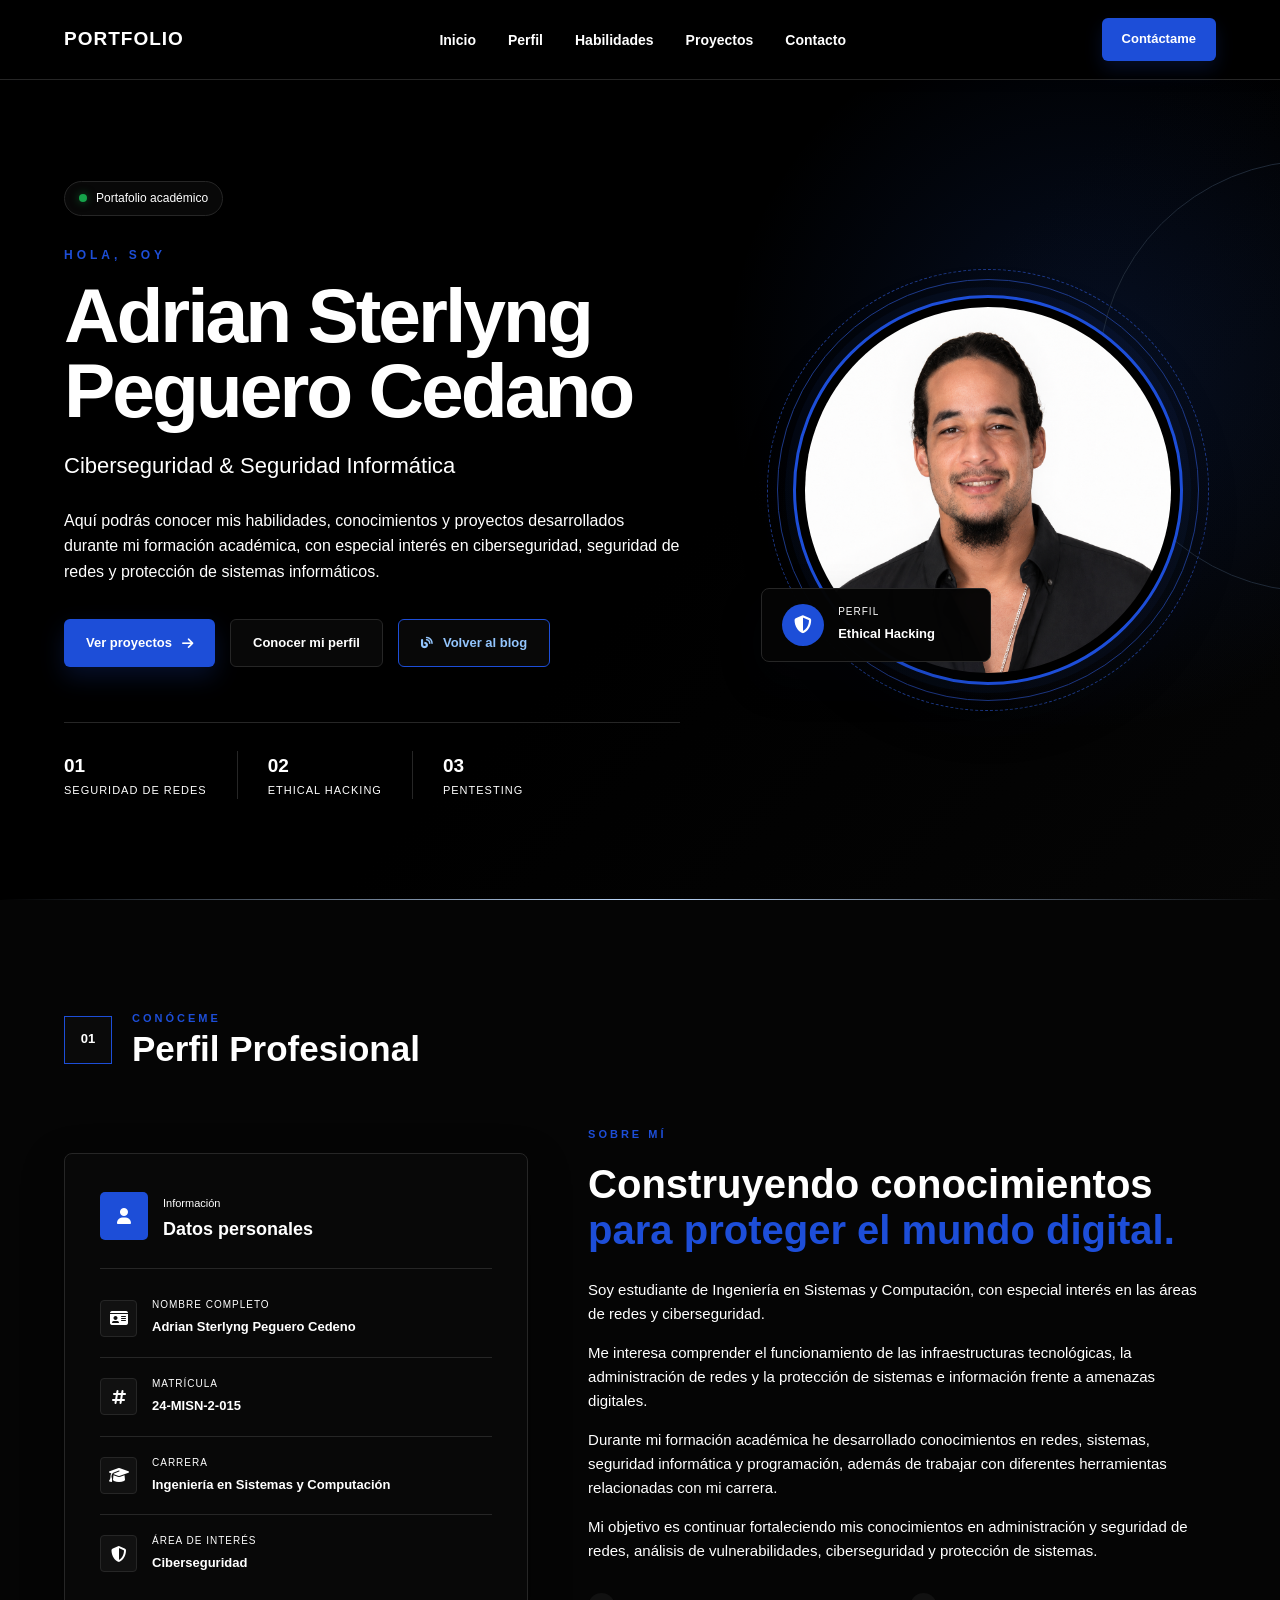
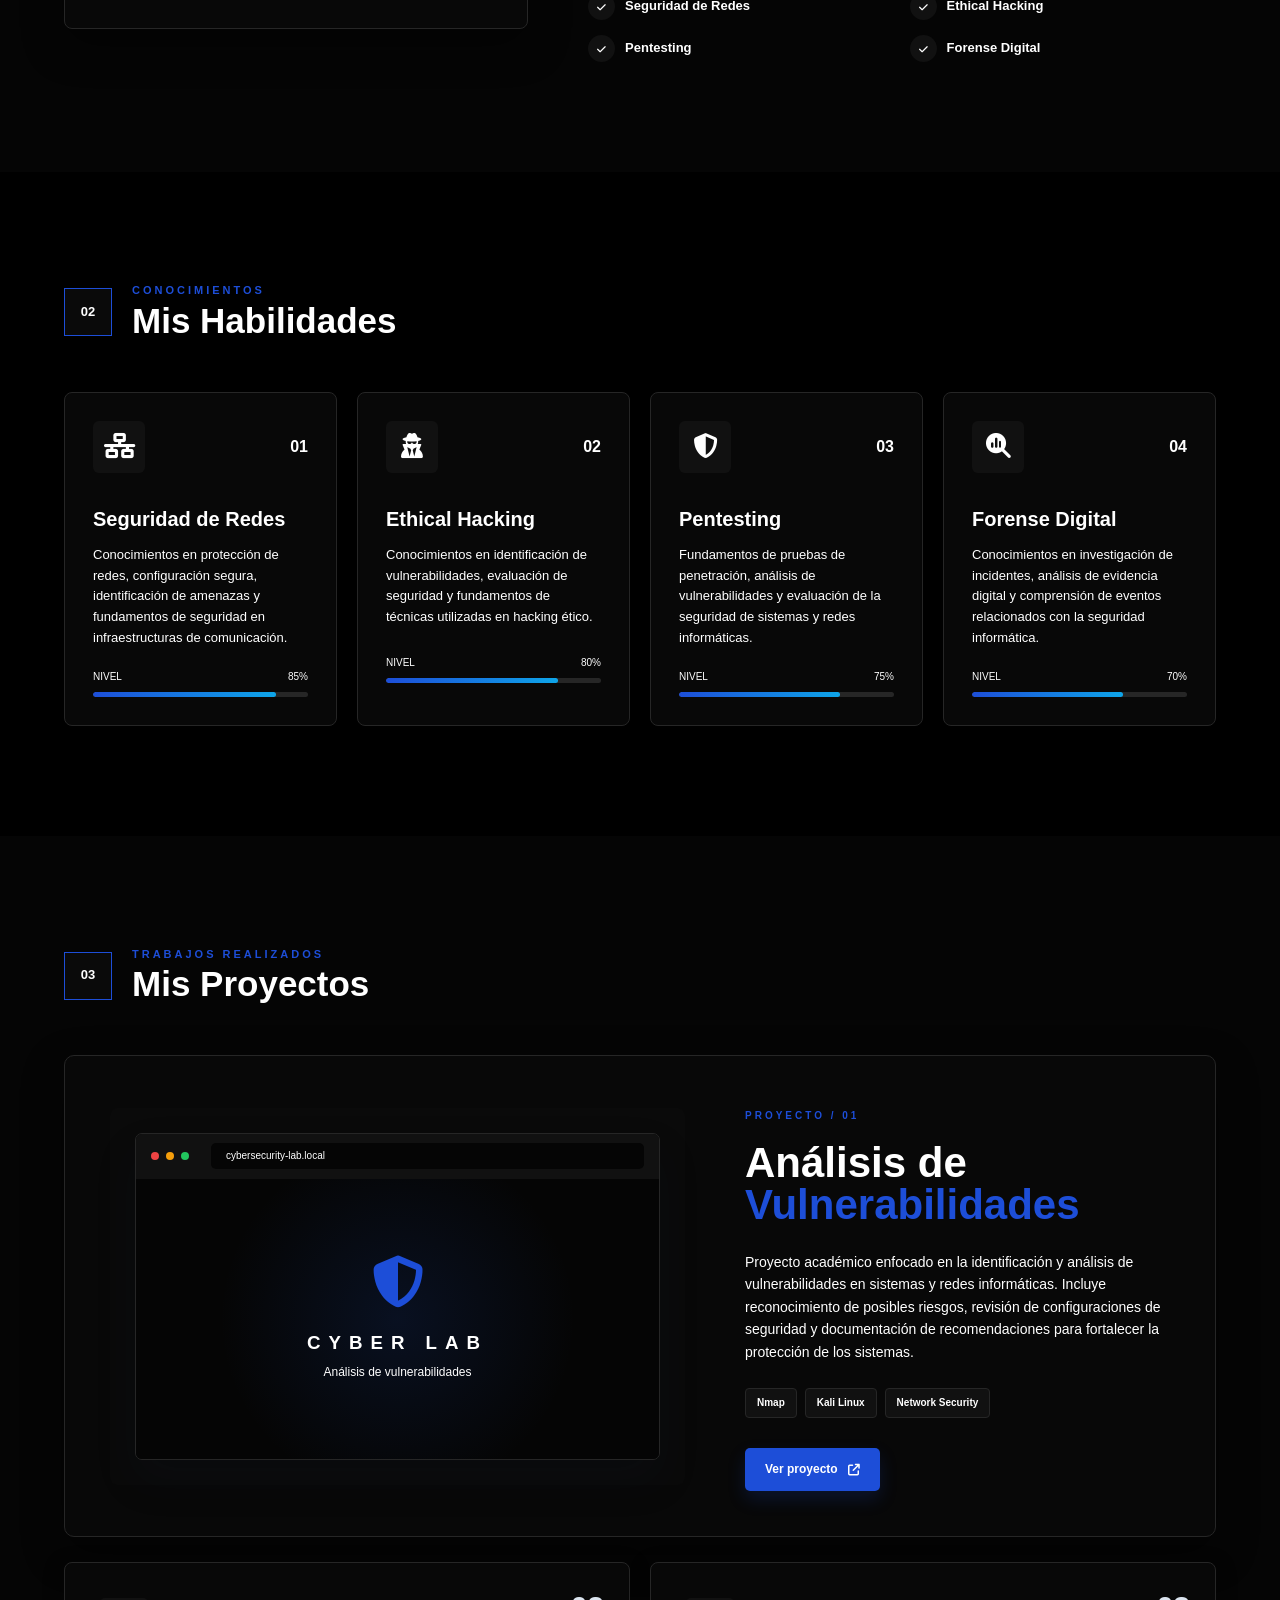
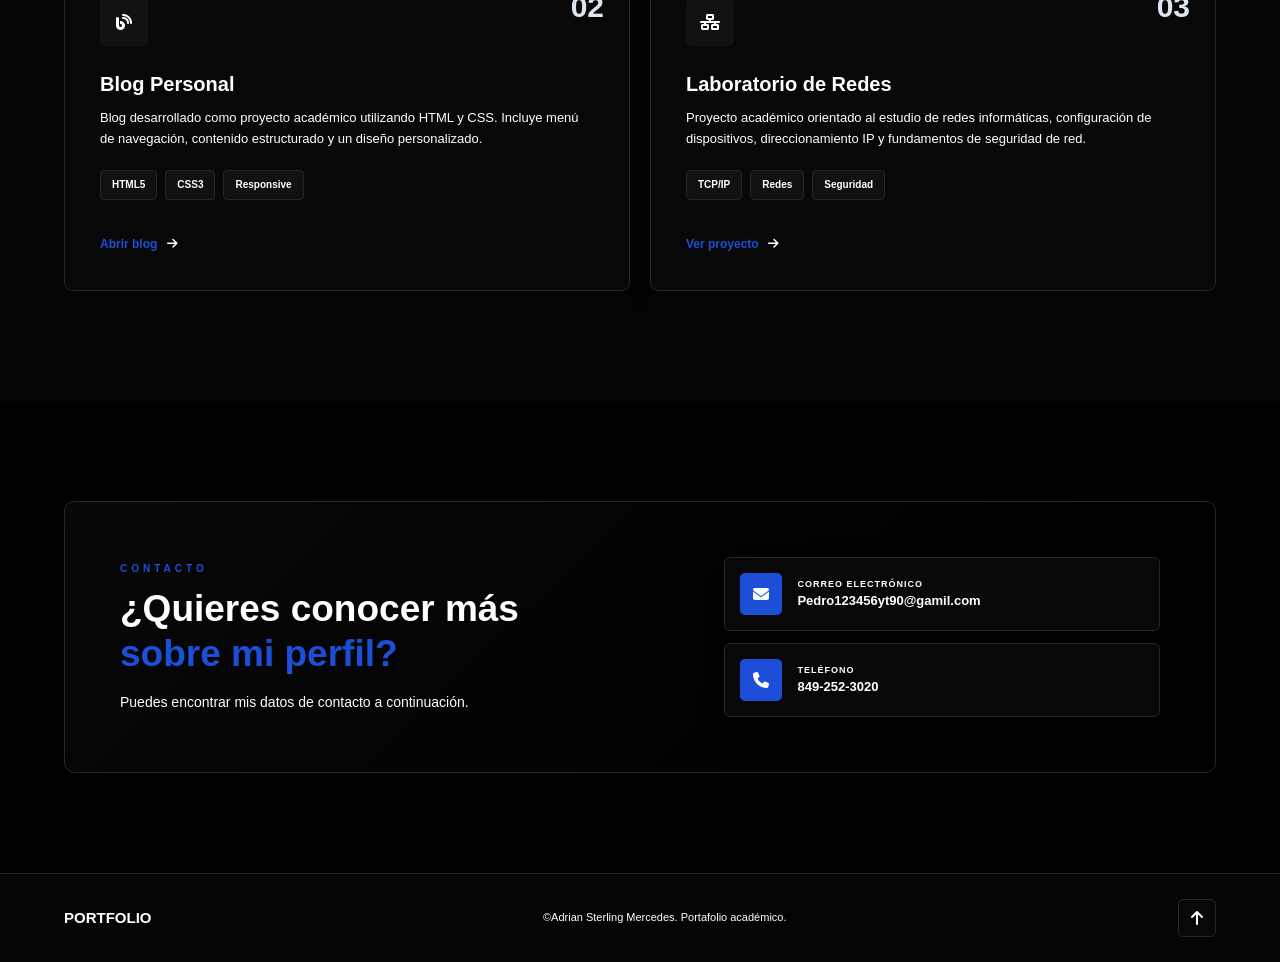
<file: index.html>
<!DOCTYPE html>
<html lang="es">

<head>

    <meta charset="UTF-8">

    <meta name="viewport"
          content="width=device-width, initial-scale=1.0">

    <title>Portafolio | Adrian Sterlyng Peguero Cedano</title>

    <!-- CSS -->
    <link rel="stylesheet" href="style.css">

    <!-- FONT AWESOME -->
    <link rel="stylesheet"
          href="https://cdnjs.cloudflare.com/ajax/libs/font-awesome/6.5.2/css/all.min.css">

</head>


<body>


<!-- ==================================================
     HEADER
================================================== -->

<header class="header">

    <div class="container navbar">


        <!-- LOGO -->

        <a href="#inicio" class="logo">

            <span></span>PORTFOLIO

        </a>


        <!-- MENÚ -->

        <nav>

            <ul class="menu">

                <li>
                    <a href="#inicio">
                        Inicio
                    </a>
                </li>

                <li>
                    <a href="#perfil">
                        Perfil
                    </a>
                </li>

                <li>
                    <a href="#habilidades">
                        Habilidades
                    </a>
                </li>

                <li>
                    <a href="#proyectos">
                        Proyectos
                    </a>
                </li>

                <li>
                    <a href="#contacto">
                        Contacto
                    </a>
                </li>

            </ul>

        </nav>


        <a href="#contacto"
           class="btn-menu">

            Contáctame

        </a>


    </div>

</header>



<!-- ==================================================
     INICIO
================================================== -->

<section id="inicio"
         class="hero">


    <div class="container hero-grid">


        <!-- INFORMACIÓN -->

        <div class="hero-content">


            <div class="estado">

                <span></span>

                Portafolio académico

            </div>


            <p class="small-title">
                HOLA, SOY
            </p>


            <h1>

                <span>
                    Adrian Sterlyng Peguero Cedano
                </span>

            </h1>


            <h2>
                Ciberseguridad & Seguridad Informática
            </h2>


            <p class="hero-description">

                Aquí podrás conocer mis habilidades,
                conocimientos y proyectos desarrollados
                durante mi formación académica, con especial
                interés en ciberseguridad, seguridad de redes
                y protección de sistemas informáticos.

            </p>



            <!-- BOTONES -->

            <div class="hero-buttons">


                <a href="#proyectos"
                   class="btn-primary">

                    Ver proyectos

                    <i class="fa-solid fa-arrow-right"></i>

                </a>


                <a href="#perfil"
                   class="btn-secondary">

                    Conocer mi perfil

                </a>


                <a href="https://yudaymi.github.io/portafolio/blog/index.html"
                   class="btn-blog">

                    <i class="fa-solid fa-blog"></i>

                    Volver al blog

                </a>


            </div>




            <!-- ÁREAS -->

            <div class="quick-info">


                <div>

                    <strong>01</strong>

                    <span>
                        Seguridad de Redes
                    </span>

                </div>


                <div>

                    <strong>02</strong>

                    <span>
                        Ethical Hacking
                    </span>

                </div>


                <div>

                    <strong>03</strong>

                    <span>
                        Pentesting
                    </span>

                </div>


            </div>


        </div>



        <!-- FOTO -->

        <div class="hero-image">


            <div class="image-frame">


                <img src="adrian.png" 
                     alt="Fotografía de Adrian Sterlyng Peguero Cedano">

                <div class="image-tag">


                    <i class="fa-solid fa-shield-halved"></i>


                    <div>

                        <small>
                            Perfil
                        </small>

                        <strong>
                            Ethical Hacking
                        </strong>

                    </div>


                </div>


            </div>


        </div>


    </div>


</section>



<!-- ==================================================
     PERFIL
================================================== -->

<section id="perfil"
         class="profile-section">


    <div class="container">


        <!-- CABECERA -->

        <div class="section-header">


            <span class="section-number">
                01
            </span>


            <div>

                <p>
                    CONÓCEME
                </p>

                <h2>
                    Perfil Profesional
                </h2>

            </div>


        </div>



        <div class="profile-grid">



            <!-- DATOS PERSONALES -->

            <div class="personal-card">


                <div class="card-header">


                    <div class="profile-icon">

                        <i class="fa-solid fa-user"></i>

                    </div>


                    <div>

                        <small>
                            Información
                        </small>

                        <h3>
                            Datos personales
                        </h3>

                    </div>


                </div>



                <div class="personal-info">



                    <!-- NOMBRE -->

                    <div class="info-row">


                        <div class="info-icon">

                            <i class="fa-solid fa-id-card"></i>

                        </div>


                        <div>

                            <span>
                                Nombre completo
                            </span>

                            <strong>
                                Adrian Sterlyng Peguero Cedeno
                            </strong>

                        </div>


                    </div>



                    <!-- MATRÍCULA -->

                    <div class="info-row">


                        <div class="info-icon">

                            <i class="fa-solid fa-hashtag"></i>

                        </div>


                        <div>

                            <span>
                                Matrícula
                            </span>

                            <strong>
                                24-MISN-2-015
                            </strong>

                        </div>


                    </div>



                    <!-- CARRERA -->

                    <div class="info-row">


                        <div class="info-icon">

                            <i class="fa-solid fa-graduation-cap"></i>

                        </div>


                        <div>

                            <span>
                                Carrera
                            </span>

                            <strong>
                                Ingeniería en Sistemas y Computación
                            </strong>

                        </div>


                    </div>



                    <!-- ÁREA -->

                    <div class="info-row">


                        <div class="info-icon">

                            <i class="fa-solid fa-shield-halved"></i>

                        </div>


                        <div>

                            <span>
                                Área de interés
                            </span>

                            <strong>
                                Ciberseguridad
                            </strong>

                        </div>


                    </div>


                </div>


            </div>



            <!-- SOBRE MÍ -->

            <div class="about-content">


                <span class="tag">

                    SOBRE MÍ

                </span>


                <h3>

                    Construyendo conocimientos

                    <span>
                        para proteger el mundo digital.
                    </span>

                </h3>


                <p>

                    Soy estudiante de Ingeniería en Sistemas
                    y Computación, con especial interés en las
                    áreas de redes y ciberseguridad.

                </p>


                <p>

                    Me interesa comprender el funcionamiento
                    de las infraestructuras tecnológicas,
                    la administración de redes y la protección
                    de sistemas e información frente a amenazas
                    digitales.

                </p>


                <p>

                    Durante mi formación académica he desarrollado
                    conocimientos en redes, sistemas, seguridad
                    informática y programación, además de trabajar
                    con diferentes herramientas relacionadas
                    con mi carrera.

                </p>


                <p>

                    Mi objetivo es continuar fortaleciendo mis
                    conocimientos en administración y seguridad
                    de redes, análisis de vulnerabilidades,
                    ciberseguridad y protección de sistemas.

                </p>



                <!-- ÁREAS -->

                <div class="about-features">


                    <div>

                        <i class="fa-solid fa-check"></i>

                        Seguridad de Redes

                    </div>


                    <div>

                        <i class="fa-solid fa-check"></i>

                        Ethical Hacking

                    </div>


                    <div>

                        <i class="fa-solid fa-check"></i>

                        Pentesting

                    </div>


                    <div>

                        <i class="fa-solid fa-check"></i>

                        Forense Digital

                    </div>


                </div>


            </div>


        </div>


    </div>


</section>



<!-- ==================================================
     HABILIDADES
================================================== -->

<section id="habilidades"
         class="skills-section">


    <div class="container">


        <!-- CABECERA -->

        <div class="section-header">


            <span class="section-number">
                02
            </span>


            <div>

                <p>
                    CONOCIMIENTOS
                </p>

                <h2>
                    Mis Habilidades
                </h2>

            </div>


        </div>



        <div class="skills-grid">



            <!-- ======================================
                 SEGURIDAD DE REDES
            ======================================= -->

            <article class="skill-card">


                <div class="skill-top">


                    <div class="skill-icon">

                        <i class="fa-solid fa-network-wired"></i>

                    </div>


                    <span>
                        01
                    </span>


                </div>


                <h3>
                    Seguridad de Redes
                </h3>


                <p>

                    Conocimientos en protección de redes,
                    configuración segura, identificación de
                    amenazas y fundamentos de seguridad en
                    infraestructuras de comunicación.

                </p>


                <div class="progress">


                    <div class="progress-info">

                        <span>Nivel</span>

                        <span>85%</span>

                    </div>


                    <div class="progress-bar">

                        <span style="width: 85%;"></span>

                    </div>


                </div>


            </article>



            <!-- ======================================
                 ETHICAL HACKING
            ======================================= -->

            <article class="skill-card">


                <div class="skill-top">


                    <div class="skill-icon">

                        <i class="fa-solid fa-user-secret"></i>

                    </div>


                    <span>
                        02
                    </span>


                </div>


                <h3>
                    Ethical Hacking
                </h3>


                <p>

                    Conocimientos en identificación de
                    vulnerabilidades, evaluación de seguridad
                    y fundamentos de técnicas utilizadas
                    en hacking ético.

                </p>


                <div class="progress">


                    <div class="progress-info">

                        <span>Nivel</span>

                        <span>80%</span>

                    </div>


                    <div class="progress-bar">

                        <span style="width: 80%;"></span>

                    </div>


                </div>


            </article>



            <!-- ======================================
                 PENTESTING
            ======================================= -->

            <article class="skill-card">


                <div class="skill-top">


                    <div class="skill-icon">

                        <i class="fa-solid fa-shield-halved"></i>

                    </div>


                    <span>
                        03
                    </span>


                </div>


                <h3>
                    Pentesting
                </h3>


                <p>

                    Fundamentos de pruebas de penetración,
                    análisis de vulnerabilidades y evaluación
                    de la seguridad de sistemas y redes
                    informáticas.

                </p>


                <div class="progress">


                    <div class="progress-info">

                        <span>Nivel</span>

                        <span>75%</span>

                    </div>


                    <div class="progress-bar">

                        <span style="width: 75%;"></span>

                    </div>


                </div>


            </article>



            <!-- ======================================
                 FORENSE DIGITAL
            ======================================= -->

            <article class="skill-card">


                <div class="skill-top">


                    <div class="skill-icon">

                        <i class="fa-solid fa-magnifying-glass-chart"></i>

                    </div>


                    <span>
                        04
                    </span>


                </div>


                <h3>
                    Forense Digital
                </h3>


                <p>

                    Conocimientos en investigación de
                    incidentes, análisis de evidencia digital
                    y comprensión de eventos relacionados
                    con la seguridad informática.

                </p>


                <div class="progress">


                    <div class="progress-info">

                        <span>Nivel</span>

                        <span>70%</span>

                    </div>


                    <div class="progress-bar">

                        <span style="width: 70%;"></span>

                    </div>


                </div>


            </article>


        </div>


    </div>


</section>



<!-- ==================================================
     PROYECTOS
================================================== -->

<section id="proyectos"
         class="projects-section">


    <div class="container">


        <!-- CABECERA -->

        <div class="section-header">


            <span class="section-number">
                03
            </span>


            <div>

                <p>
                    TRABAJOS REALIZADOS
                </p>

                <h2>
                    Mis Proyectos
                </h2>

            </div>


        </div>



        <!-- ==================================================
             PROYECTO 01
             CIBERSEGURIDAD
        ================================================== -->

        <article class="project-large">


            <!-- PARTE IZQUIERDA -->

            <div class="project-preview">


                <div class="browser">


                    <!-- BARRA DEL NAVEGADOR -->

                    <div class="browser-top">


                        <span></span>

                        <span></span>

                        <span></span>


                        <div class="browser-url">

                            cybersecurity-lab.local

                        </div>


                    </div>



                    <!-- CONTENIDO -->

                    <div class="browser-content">


                        <i class="fa-solid fa-shield-halved"></i>


                        <h3>
                            CYBER LAB
                        </h3>


                        <p>
                            Análisis de vulnerabilidades
                        </p>


                    </div>


                </div>


            </div>



            <!-- PARTE DERECHA -->

            <div class="project-description">


                <span class="project-number">

                    PROYECTO / 01

                </span>


                <h3>

                    Análisis de

                    <span>
                        Vulnerabilidades
                    </span>

                </h3>


                <p>

                    Proyecto académico enfocado en la
                    identificación y análisis de vulnerabilidades
                    en sistemas y redes informáticas.

                    Incluye reconocimiento de posibles riesgos,
                    revisión de configuraciones de seguridad
                    y documentación de recomendaciones para
                    fortalecer la protección de los sistemas.

                </p>



                <!-- TECNOLOGÍAS -->

                <div class="technologies">


                    <span>
                        Nmap
                    </span>


                    <span>
                        Kali Linux
                    </span>


                    <span>
                        Network Security
                    </span>


                </div>



                <a href="#"
                   class="project-button">

                    Ver proyecto

                    <i class="fa-solid fa-arrow-up-right-from-square"></i>

                </a>


            </div>


        </article>



        <!-- ==================================================
             PROYECTOS SECUNDARIOS
        ================================================== -->

        <div class="small-projects">



            <!-- ==================================================
                 PROYECTO 02
                 BLOG OBLIGATORIO
            ================================================== -->

            <article class="small-project">


                <span>
                    02
                </span>


                <div class="small-icon">

                    <i class="fa-solid fa-blog"></i>

                </div>


                <h3>
                    Blog Personal
                </h3>


                <p>

                    Blog desarrollado como proyecto académico
                    utilizando HTML y CSS. Incluye menú de
                    navegación, contenido estructurado y
                    un diseño personalizado.

                </p>



                <div class="technologies">


                    <span>
                        HTML5
                    </span>


                    <span>
                        CSS3
                    </span>


                    <span>
                        Responsive
                    </span>


                </div>



                <a href="https://yudaymi.github.io/portafolio/blog/">

                    Abrir blog

                    <i class="fa-solid fa-arrow-right"></i>

                </a>


            </article>



            <!-- ==================================================
                 PROYECTO 03
                 REDES
            ================================================== -->

            <article class="small-project">


                <span>
                    03
                </span>


                <div class="small-icon">

                    <i class="fa-solid fa-network-wired"></i>

                </div>


                <h3>
                    Laboratorio de Redes
                </h3>


                <p>

                    Proyecto académico orientado al estudio
                    de redes informáticas, configuración de
                    dispositivos, direccionamiento IP y
                    fundamentos de seguridad de red.

                </p>



                <div class="technologies">


                    <span>
                        TCP/IP
                    </span>


                    <span>
                        Redes
                    </span>


                    <span>
                        Seguridad
                    </span>


                </div>



                <a href="#">

                    Ver proyecto

                    <i class="fa-solid fa-arrow-right"></i>

                </a>


            </article>


        </div>


    </div>


</section>



<!-- ==================================================
     CONTACTO
================================================== -->

<section id="contacto"
         class="contact-section">


    <div class="container">


        <div class="contact-box">



            <!-- TEXTO -->

            <div class="contact-content">


                <p class="contact-small">

                    CONTACTO

                </p>


                <h2>

                    ¿Quieres conocer más

                    <span>
                        sobre mi perfil?
                    </span>

                </h2>


                <p>

                    Puedes encontrar mis datos de contacto
                    a continuación.

                </p>


            </div>



            <!-- DATOS -->

            <div class="contact-data">



                <!-- CORREO -->

                <a href="mailto:tucorreo@email.com">


                    <div>

                        <i class="fa-solid fa-envelope"></i>

                    </div>


                    <span>

                        <small>
                            Correo electrónico
                        </small>

                       Pedro123456yt90@gamil.com

                    </span>


                </a>



                <!-- TELÉFONO -->

                <a href="tel:0000000000">


                    <div>

                        <i class="fa-solid fa-phone"></i>

                    </div>


                    <span>

                        <small>
                            Teléfono
                        </small>

                        849-252-3020

                    </span>


                </a>


            </div>


        </div>


    </div>


</section>



<!-- ==================================================
     FOOTER
================================================== -->

<footer>


    <div class="container footer-content">


        <a href="#inicio"
           class="footer-logo">

            <span></span>PORTFOLIO

        </a>


        <p>

            ©Adrian Sterling Mercedes.
            Portafolio académico.

        </p>


        <a href="#inicio"
           class="go-top">

            <i class="fa-solid fa-arrow-up"></i>

        </a>


    </div>


</footer>


</body>

</html>
</file>
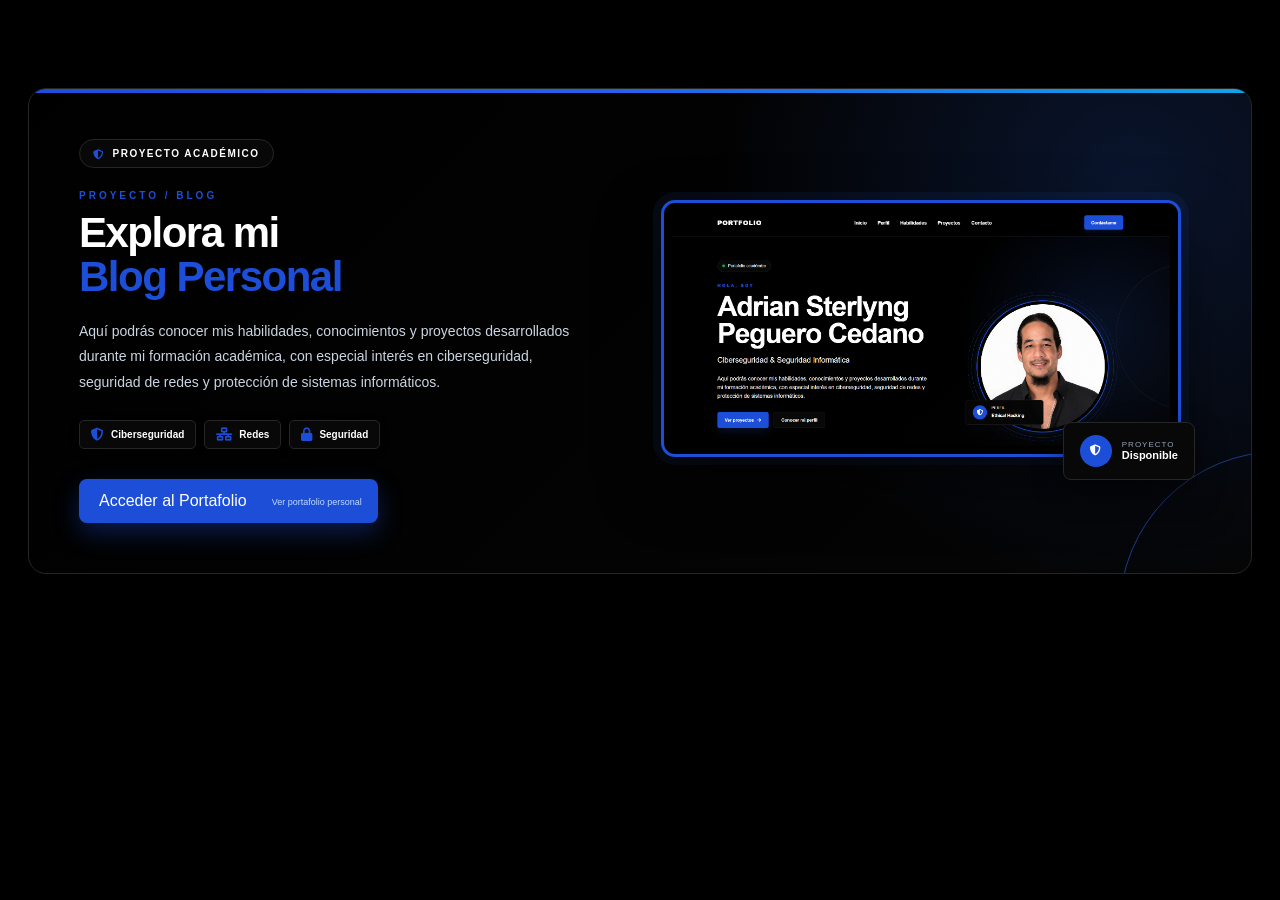
<file: blog/index.html>
<!DOCTYPE html>
<html lang="es">
<head>
    <meta charset="UTF-8">
    <meta name="viewport"
          content="width=device-width, initial-scale=1.0">
    <title>Acceso al Blog</title>

    <!-- ==========================================
         CONEXIÓN CON EL CSS
    =========================================== -->
    <link rel="stylesheet" href="style.css">

    <!-- ==========================================
         FONT AWESOME - ICONOS
    =========================================== -->
    <link rel="stylesheet"
          href="https://cdnjs.cloudflare.com/ajax/libs/font-awesome/6.5.2/css/all.min.css">
</head>
<body>

<!-- ==========================================
     ACCESO DESTACADO AL BLOG
========================================== -->
<div class="blog-showcase">

    <!-- ==========================================
         LADO IZQUIERDO
    =========================================== -->
    <div class="blog-showcase-info">

        <!-- ETIQUETA -->
        <div class="blog-badge">
            <i class="fa-solid fa-shield-halved"></i>
            PROYECTO ACADÉMICO
        </div>

        <!-- TIPO DE PROYECTO -->
        <span class="blog-project-number">
            PROYECTO / BLOG
        </span>

        <!-- TÍTULO -->
        <h3>
            Explora mi
            <span>
                Blog Personal
            </span>
        </h3>

        <!-- DESCRIPCIÓN -->
        <p>
            Aquí podrás conocer mis habilidades, conocimientos y proyectos
            desarrollados durante mi formación académica, con especial interés
            en ciberseguridad, seguridad de redes y protección de sistemas
            informáticos.
        </p>

        <!-- ==========================================
             ÁREAS DE CIBERSEGURIDAD
        =========================================== -->
        <div class="blog-tech">

            <!-- CIBERSEGURIDAD -->
            <span>
                <i class="fa-solid fa-shield-halved"></i>
                Ciberseguridad
            </span>

            <!-- SEGURIDAD DE REDES -->
            <span>
                <i class="fa-solid fa-network-wired"></i>
                Redes
            </span>

            <!-- SEGURIDAD INFORMÁTICA -->
            <span>
                <i class="fa-solid fa-lock"></i>
                Seguridad
            </span>

        </div>

        <!-- ==========================================
             BOTÓN PARA IR AL PORTAFOLIO
        =========================================== -->
        <a href="https://yudaymi.github.io/portafolio/index.html#inicio" class="blog-main-button">
            Acceder al Portafolio
            <small>Ver portafolio personal</small>
        </a>

    </div>

    <!-- ==========================================
         LADO DERECHO — FOTO
    =========================================== -->
    <div class="blog-visual">

        <!-- MARCO CIRCULAR DE LA FOTO -->
        <div class="blog-photo-frame">
            <img src="adrianacceso.png" alt="Foto de perfil">
        </div>

        <!-- ==========================================
             PROYECTO DISPONIBLE
        =========================================== -->
        <div class="blog-floating-card">
            <div>
                <i class="fa-solid fa-shield-halved"></i>
            </div>
            <span>
                <small>
                    Proyecto
                </small>
                Disponible
            </span>
        </div>

    </div>

</div>

</body>
</html>
</file>
<file: style.css>
/* ==========================================
   CONFIGURACIÓN GENERAL
========================================== */

* {
    margin: 0;
    padding: 0;
    box-sizing: border-box;
}

:root {
    --white: #ffffff;
    --background: #ffffff;
    --background-soft: #f8fafc;
    --background-blue: #f1f6ff;

    --blue: #1d4ed8;
    --blue-dark: #163ba8;
    --blue-light: #2563eb;
    --cyan: #0284c7;

    --title: #0f172a;
    --text: #334155;
    --gray: #64748b;
    --gray-light: #94a3b8;

    --border: #e2e8f0;
    --border-blue: #bfdbfe;

    --shadow-sm: 0 5px 20px rgba(15, 23, 42, 0.06);
    --shadow-md: 0 15px 40px rgba(15, 23, 42, 0.09);
    --shadow-blue: 0 15px 40px rgba(37, 99, 235, 0.12);
}

html {
    scroll-behavior: smooth;
}

body {
    font-family: Arial, Helvetica, sans-serif;
    background: var(--background);
    color: var(--text);
    line-height: 1.6;
}

.container {
    width: 90%;
    max-width: 1200px;
    margin: auto;
}

section {
    scroll-margin-top: 90px;
}


/* ==========================================
   HEADER
========================================== */

.header {
    height: 80px;
    background: rgba(255, 255, 255, 0.96);
    border-bottom: 1px solid var(--border);

    position: sticky;
    top: 0;
    z-index: 1000;

    backdrop-filter: blur(12px);
    box-shadow: 0 2px 15px rgba(15, 23, 42, 0.04);
}

.navbar {
    height: 100%;

    display: flex;
    align-items: center;
    justify-content: space-between;
}

.logo {
    color: var(--title);
    text-decoration: none;

    font-weight: 800;
    font-size: 19px;
    letter-spacing: 1px;
}

.logo span {
    color: var(--blue);
}


/* ==========================================
   MENÚ
========================================== */

.menu {
    display: flex;
    align-items: center;
    gap: 32px;

    list-style: none;
}

.menu a {
    position: relative;

    text-decoration: none;
    color: var(--gray);

    font-size: 14px;
    font-weight: 600;

    transition: 0.3s;
}

.menu a::after {
    content: "";

    position: absolute;

    left: 0;
    bottom: -8px;

    width: 0;
    height: 2px;

    background: var(--blue);

    transition: 0.3s;
}

.menu a:hover {
    color: var(--blue);
}

.menu a:hover::after {
    width: 100%;
}

.btn-menu {
    text-decoration: none;

    background: var(--blue);
    color: white;

    padding: 11px 20px;

    border-radius: 6px;

    font-size: 13px;
    font-weight: bold;

    box-shadow: 0 8px 18px rgba(29, 78, 216, 0.18);

    transition: 0.3s;
}

.btn-menu:hover {
    background: var(--blue-dark);
    transform: translateY(-2px);
}


/* ==========================================
   HERO
========================================== */

.hero {
    min-height: calc(100vh - 80px);

    display: flex;
    align-items: center;

    position: relative;
    overflow: hidden;

    background:
        radial-gradient(
            circle at 85% 35%,
            rgba(37, 99, 235, 0.10),
            transparent 30%
        ),
        linear-gradient(
            135deg,
            #ffffff 0%,
            #ffffff 55%,
            #f5f9ff 100%
        );
}

.hero::before {
    content: "";

    position: absolute;

    left: 0;
    bottom: 0;

    width: 100%;
    height: 1px;

    background: linear-gradient(
        90deg,
        transparent,
        #bfdbfe,
        transparent
    );
}

.hero::after {
    content: "";

    position: absolute;

    width: 430px;
    height: 430px;

    right: -250px;
    top: 80px;

    border: 1px solid #dbeafe;
    border-radius: 50%;

    z-index: 0;
}

.hero-grid {
    display: grid;

    grid-template-columns: 1.15fr 0.85fr;

    align-items: center;

    gap: 80px;

    padding-top: 70px;
    padding-bottom: 70px;

    position: relative;
    z-index: 2;
}


/* ==========================================
   ESTADO
========================================== */

.estado {
    display: inline-flex;
    align-items: center;

    gap: 9px;

    color: var(--gray);

    border: 1px solid var(--border);
    background: white;

    padding: 7px 14px;

    border-radius: 30px;

    font-size: 12px;

    margin-bottom: 30px;

    box-shadow: var(--shadow-sm);
}

.estado span {
    width: 8px;
    height: 8px;

    background: #16a34a;

    border-radius: 50%;

    box-shadow: 0 0 8px rgba(22, 163, 74, 0.5);
}


/* ==========================================
   TEXTO HERO
========================================== */

.small-title {
    color: var(--blue);

    letter-spacing: 4px;

    font-size: 12px;
    font-weight: 800;

    margin-bottom: 13px;
}

.hero h1 {
    font-size: clamp(48px, 6vw, 82px);

    line-height: 0.98;
    letter-spacing: -3px;

    color: var(--title);

    margin-bottom: 20px;
}

.hero h1 span {
    display: block;
    color: var(--blue);
}

.hero h2 {
    color: #475569;

    font-size: 22px;
    font-weight: 500;

    margin-bottom: 24px;
}

.hero-description {
    max-width: 630px;

    color: var(--gray);

    font-size: 16px;

    margin-bottom: 35px;
}


/* ==========================================
   BOTONES HERO
========================================== */

.hero-buttons {
    display: flex;
    flex-wrap: wrap;

    gap: 15px;

    margin-bottom: 55px;
}

.btn-primary,
.btn-secondary,
.btn-blog {
    display: inline-flex;

    align-items: center;
    justify-content: center;

    gap: 10px;

    min-height: 48px;

    padding: 0 22px;

    text-decoration: none;

    font-size: 13px;
    font-weight: bold;

    border-radius: 6px;

    transition: 0.3s;
}

.btn-primary {
    background: var(--blue);
    color: white;

    box-shadow: 0 10px 25px rgba(29, 78, 216, 0.20);
}

.btn-primary:hover {
    transform: translateY(-3px);

    background: var(--blue-dark);

    box-shadow: 0 15px 30px rgba(29, 78, 216, 0.25);
}

.btn-secondary {
    color: var(--title);

    border: 1px solid var(--border);

    background: white;
}

.btn-secondary:hover {
    color: var(--blue);

    border-color: var(--border-blue);

    background: var(--background-blue);

    transform: translateY(-3px);
}


/* BOTÓN VOLVER AL BLOG */

.btn-blog {
    color: var(--blue);

    border: 1px solid var(--border-blue);

    background: transparent;
}

.btn-blog i {
    font-size: 12px;
}

.btn-blog:hover {
    color: white;

    background: var(--blue);

    border-color: var(--blue);

    transform: translateY(-3px);

    box-shadow: 0 10px 25px rgba(29, 78, 216, 0.20);
}


/* ==========================================
   INFORMACIÓN RÁPIDA
========================================== */

.quick-info {
    display: flex;

    border-top: 1px solid var(--border);

    padding-top: 28px;
}

.quick-info div {
    min-width: 120px;

    padding-right: 30px;
    margin-right: 30px;

    border-right: 1px solid var(--border);
}

.quick-info div:last-child {
    border-right: none;
}

.quick-info strong {
    display: block;

    font-size: 19px;

    color: var(--title);
}

.quick-info span {
    display: block;

    color: var(--gray);

    font-size: 11px;

    text-transform: uppercase;

    letter-spacing: 1px;
}


/* ==========================================
   FOTO PERSONAL CIRCULAR
========================================== */

.hero-image {
    position: relative;

    display: flex;
    align-items: center;
    justify-content: center;
}

.image-frame {
    width: 390px;
    height: 390px;

    position: relative;

    padding: 9px;

    background: white;

    border: 3px solid var(--blue);

    border-radius: 50%;

    box-shadow:
        0 25px 60px rgba(15, 23, 42, 0.15),
        0 0 0 8px rgba(37, 99, 235, 0.05);
}


/* DECORACIÓN EXTERIOR */

.image-frame::before {
    content: "";

    position: absolute;

    width: 420px;
    height: 420px;

    top: 50%;
    left: 50%;

    transform: translate(-50%, -50%);

    border: 1px solid #bfdbfe;

    border-radius: 50%;

    z-index: -1;
}

.image-frame::after {
    content: "";

    position: absolute;

    width: 440px;
    height: 440px;

    top: 50%;
    left: 50%;

    transform: translate(-50%, -50%);

    border: 1px dashed #dbeafe;

    border-radius: 50%;

    z-index: -2;
}


/* IMAGEN */

.image-frame img {
    width: 100%;
    height: 100%;

    object-fit: cover;
    object-position: center;

    border-radius: 50%;

    display: block;
}


/* ==========================================
   TARJETA SOBRE FOTO
========================================== */

.image-tag {
    position: absolute;

    bottom: 20px;
    left: -35px;

    display: flex;
    align-items: center;

    gap: 14px;

    background: rgba(255, 255, 255, 0.98);

    border: 1px solid var(--border);

    padding: 15px 20px;

    min-width: 230px;

    border-radius: 8px;

    box-shadow: 0 18px 45px rgba(15, 23, 42, 0.15);

    z-index: 5;
}

.image-tag > i {
    width: 42px;
    height: 42px;

    display: grid;
    place-items: center;

    background: var(--blue);

    color: white;

    font-size: 18px;

    border-radius: 50%;
}

.image-tag small {
    display: block;

    color: var(--gray);

    font-size: 10px;

    text-transform: uppercase;

    letter-spacing: 1px;
}

.image-tag strong {
    color: var(--title);

    font-size: 13px;
}


/* ==========================================
   CABECERAS DE SECCIONES
========================================== */

.section-header {
    display: flex;

    align-items: center;

    gap: 20px;

    margin-bottom: 50px;
}

.section-number {
    display: grid;
    place-items: center;

    width: 48px;
    height: 48px;

    border: 1px solid var(--border-blue);

    background: #eff6ff;

    color: var(--blue);

    font-size: 13px;
    font-weight: 800;
}

.section-header p {
    color: var(--blue);

    font-size: 11px;
    font-weight: bold;

    letter-spacing: 3px;
}

.section-header h2 {
    color: var(--title);

    font-size: 35px;

    line-height: 1.2;
}


/* ==========================================
   PERFIL
========================================== */

.profile-section {
    padding: 110px 0;

    background: var(--background-soft);
}

.profile-grid {
    display: grid;

    grid-template-columns: 0.85fr 1.15fr;

    gap: 60px;

    align-items: center;
}


/* ==========================================
   TARJETA DATOS PERSONALES
========================================== */

.personal-card {
    background: white;

    border: 1px solid var(--border);

    padding: 35px;

    border-radius: 8px;

    box-shadow: var(--shadow-md);
}

.card-header {
    display: flex;

    align-items: center;

    gap: 15px;

    padding-bottom: 25px;

    margin-bottom: 10px;

    border-bottom: 1px solid var(--border);
}

.profile-icon {
    width: 48px;
    height: 48px;

    display: grid;
    place-items: center;

    background: var(--blue);

    color: white;

    border-radius: 5px;
}

.card-header small {
    color: var(--gray);

    font-size: 11px;
}

.card-header h3 {
    color: var(--title);

    font-size: 18px;
}


/* ==========================================
   DATOS
========================================== */

.info-row {
    display: flex;

    align-items: center;

    gap: 15px;

    padding: 18px 0;

    border-bottom: 1px solid var(--border);
}

.info-row:last-child {
    border-bottom: none;
}

.info-icon {
    width: 37px;
    height: 37px;

    display: grid;
    place-items: center;

    color: var(--blue);

    border: 1px solid var(--border-blue);

    background: #eff6ff;

    border-radius: 4px;
}

.info-row span {
    display: block;

    color: var(--gray);

    font-size: 10px;

    text-transform: uppercase;

    letter-spacing: 1px;
}

.info-row strong {
    color: var(--title);

    font-size: 13px;
}


/* ==========================================
   SOBRE MÍ
========================================== */

.tag {
    color: var(--blue);

    font-size: 11px;
    font-weight: bold;

    letter-spacing: 3px;
}

.about-content h3 {
    max-width: 650px;

    color: var(--title);

    font-size: 40px;

    line-height: 1.15;

    margin: 16px 0 25px;
}

.about-content h3 span {
    color: var(--blue);
}

.about-content p {
    color: var(--gray);

    margin-bottom: 15px;

    font-size: 15px;
}

.about-features {
    display: grid;

    grid-template-columns: repeat(2, 1fr);

    gap: 15px;

    margin-top: 30px;
}

.about-features div {
    display: flex;

    align-items: center;

    gap: 10px;

    color: var(--text);

    font-size: 13px;
    font-weight: 600;
}

.about-features i {
    display: grid;

    place-items: center;

    width: 27px;
    height: 27px;

    background: #dbeafe;

    color: var(--blue);

    font-size: 10px;

    border-radius: 50%;
}


/* ==========================================
   HABILIDADES
========================================== */

.skills-section {
    padding: 110px 0;

    background: white;
}

.skills-grid {
    display: grid;

    grid-template-columns: repeat(4, 1fr);

    gap: 20px;
}

.skill-card {
    padding: 28px;

    background: white;

    border: 1px solid var(--border);

    border-radius: 8px;

    box-shadow: var(--shadow-sm);

    transition: 0.3s;
}

.skill-card:hover {
    transform: translateY(-8px);

    border-color: var(--border-blue);

    box-shadow: var(--shadow-blue);
}

.skill-top {
    display: flex;

    justify-content: space-between;

    align-items: center;

    margin-bottom: 30px;
}

.skill-icon {
    display: grid;

    place-items: center;

    width: 52px;
    height: 52px;

    background: #eff6ff;

    color: var(--blue);

    font-size: 25px;

    border-radius: 6px;
}

.skill-top > span {
    color: #cbd5e1;

    font-weight: bold;
}

.skill-card h3 {
    color: var(--title);

    margin-bottom: 10px;

    font-size: 20px;
}

.skill-card p {
    min-height: 90px;

    color: var(--gray);

    font-size: 13px;
}


/* ==========================================
   BARRAS DE PROGRESO
========================================== */

.progress {
    margin-top: 20px;
}

.progress-info {
    display: flex;

    justify-content: space-between;

    margin-bottom: 7px;

    color: var(--gray);

    font-size: 10px;

    text-transform: uppercase;
}

.progress-bar {
    height: 5px;

    background: #e2e8f0;

    overflow: hidden;

    border-radius: 20px;
}

.progress-bar span {
    display: block;

    height: 100%;

    background: linear-gradient(
        90deg,
        var(--blue),
        #0ea5e9
    );

    border-radius: 20px;
}


/* ==========================================
   PROYECTOS
========================================== */

.projects-section {
    padding: 110px 0;

    background: var(--background-soft);
}

.project-large {
    display: grid;

    grid-template-columns: 1.15fr 0.85fr;

    gap: 60px;

    align-items: center;

    padding: 45px;

    background: white;

    border: 1px solid var(--border);

    border-radius: 10px;

    box-shadow: var(--shadow-md);
}


/* ==========================================
   VISTA DEL PROYECTO
========================================== */

.project-preview {
    padding: 25px;

    background: #eff6ff;

    border-radius: 8px;
}

.browser {
    background: white;

    border: 1px solid #cbd5e1;

    border-radius: 7px;

    overflow: hidden;

    box-shadow: 0 20px 40px rgba(15, 23, 42, 0.14);
}

.browser-top {
    height: 45px;

    display: flex;

    align-items: center;

    gap: 7px;

    padding: 0 15px;

    background: #e2e8f0;
}

.browser-top > span {
    width: 8px;
    height: 8px;

    border-radius: 50%;

    background: #94a3b8;
}

.browser-top > span:nth-child(1) {
    background: #ef4444;
}

.browser-top > span:nth-child(2) {
    background: #f59e0b;
}

.browser-top > span:nth-child(3) {
    background: #22c55e;
}

.browser-url {
    margin-left: 15px;

    flex: 1;

    background: white;

    padding: 5px 15px;

    color: var(--gray);

    font-size: 10px;

    border-radius: 5px;
}

.browser-content {
    height: 280px;

    display: flex;

    flex-direction: column;

    align-items: center;
    justify-content: center;

    background:
        radial-gradient(
            circle at center,
            rgba(37, 99, 235, 0.08),
            transparent 60%
        ),
        #ffffff;
}

.browser-content i {
    color: var(--blue);

    font-size: 52px;

    margin-bottom: 20px;
}

.browser-content h3 {
    color: var(--title);

    letter-spacing: 8px;
}

.browser-content p {
    color: var(--gray);

    font-size: 12px;

    margin-top: 5px;
}


/* ==========================================
   DESCRIPCIÓN PROYECTO
========================================== */

.project-number {
    color: var(--blue);

    font-size: 10px;

    letter-spacing: 3px;

    font-weight: bold;
}

.project-description h3 {
    color: var(--title);

    font-size: 42px;

    line-height: 1;

    margin: 15px 0 25px;
}

.project-description h3 span {
    display: block;

    color: var(--blue);
}

.project-description p {
    color: var(--gray);

    font-size: 14px;

    margin-bottom: 25px;
}

.technologies {
    display: flex;

    gap: 8px;

    flex-wrap: wrap;

    margin-bottom: 30px;
}

.technologies span {
    background: #eff6ff;

    color: var(--blue);

    padding: 6px 11px;

    font-size: 10px;
    font-weight: 700;

    border: 1px solid var(--border-blue);

    border-radius: 4px;
}

.project-button {
    display: inline-flex;

    align-items: center;

    gap: 10px;

    background: var(--blue);

    padding: 12px 20px;

    color: white;

    font-size: 12px;
    font-weight: bold;

    text-decoration: none;

    border-radius: 5px;

    box-shadow: 0 8px 18px rgba(29, 78, 216, 0.18);

    transition: 0.3s;
}

.project-button:hover {
    transform: translateY(-3px);

    background: var(--blue-dark);

    box-shadow: 0 13px 25px rgba(29, 78, 216, 0.25);
}


/* ==========================================
   PROYECTOS PEQUEÑOS
========================================== */

.small-projects {
    display: grid;

    grid-template-columns: repeat(2, 1fr);

    gap: 20px;

    margin-top: 25px;
}

.small-project {
    position: relative;

    padding: 35px;

    background: white;

    border: 1px solid var(--border);

    border-radius: 8px;

    box-shadow: var(--shadow-sm);

    transition: 0.3s;
}

.small-project:hover {
    transform: translateY(-5px);

    border-color: var(--border-blue);

    box-shadow: var(--shadow-blue);
}

.small-project > span {
    position: absolute;

    right: 25px;
    top: 20px;

    color: #dbe4ef;

    font-weight: bold;

    font-size: 30px;
}

.small-icon {
    width: 48px;
    height: 48px;

    display: grid;
    place-items: center;

    background: #eff6ff;

    color: var(--blue);

    margin-bottom: 22px;

    border-radius: 5px;
}

.small-project h3 {
    color: var(--title);

    font-size: 20px;

    margin-bottom: 8px;
}

.small-project p {
    color: var(--gray);

    font-size: 13px;

    margin-bottom: 20px;
}

.small-project a {
    color: var(--blue);

    text-decoration: none;

    font-size: 12px;

    font-weight: bold;
}

.small-project a:hover {
    color: var(--blue-dark);
}

.small-project a i {
    margin-left: 6px;
}


/* ==========================================
   CONTACTO
========================================== */

.contact-section {
    padding: 100px 0;

    background: white;
}

.contact-box {
    display: grid;

    grid-template-columns: 1fr 0.8fr;

    gap: 60px;

    align-items: center;

    padding: 55px;

    background:
        linear-gradient(
            135deg,
            #eff6ff 0%,
            #ffffff 75%
        );

    border: 1px solid var(--border-blue);

    border-radius: 10px;

    box-shadow: var(--shadow-md);
}

.contact-small {
    color: var(--blue);

    font-size: 10px;

    font-weight: bold;

    letter-spacing: 4px;

    margin-bottom: 10px;
}

.contact-content h2 {
    color: var(--title);

    font-size: 37px;

    line-height: 1.2;

    margin-bottom: 15px;
}

.contact-content h2 span {
    display: block;

    color: var(--blue);
}

.contact-content > p:last-child {
    color: var(--gray);

    font-size: 14px;
}


/* ==========================================
   DATOS DE CONTACTO
========================================== */

.contact-data {
    display: flex;

    flex-direction: column;

    gap: 12px;
}

.contact-data a {
    display: flex;

    align-items: center;

    gap: 15px;

    text-decoration: none;

    color: var(--title);

    background: white;

    border: 1px solid var(--border);

    padding: 15px;

    border-radius: 6px;

    box-shadow: var(--shadow-sm);

    transition: 0.3s;
}

.contact-data a:hover {
    border-color: var(--border-blue);

    transform: translateX(4px);

    box-shadow: var(--shadow-blue);
}

.contact-data a > div {
    width: 42px;
    height: 42px;

    display: grid;
    place-items: center;

    background: var(--blue);

    color: white;

    border-radius: 5px;
}

.contact-data small {
    display: block;

    color: var(--gray);

    font-size: 9px;

    text-transform: uppercase;

    letter-spacing: 1px;
}

.contact-data span {
    color: var(--title);

    font-size: 13px;

    font-weight: 600;
}


/* ==========================================
   FOOTER
========================================== */

footer {
    background: #f8fafc;

    border-top: 1px solid var(--border);

    padding: 25px 0;
}

.footer-content {
    display: flex;

    justify-content: space-between;

    align-items: center;
}

.footer-logo {
    color: var(--title);

    text-decoration: none;

    font-weight: bold;

    font-size: 15px;
}

.footer-logo span {
    color: var(--blue);
}

.footer-content p {
    color: var(--gray);

    font-size: 11px;
}

.go-top {
    display: grid;

    place-items: center;

    width: 38px;
    height: 38px;

    color: var(--blue);

    text-decoration: none;

    background: white;

    border: 1px solid var(--border);

    border-radius: 5px;

    transition: 0.3s;
}

.go-top:hover {
    color: white;

    background: var(--blue);

    border-color: var(--blue);

    transform: translateY(-3px);
}


/* ==========================================
   TABLET
========================================== */

@media (max-width: 1000px) {

    .menu {
        gap: 18px;
    }

    .hero-grid {
        grid-template-columns: 1fr;

        text-align: center;
    }

    .hero-description {
        margin-left: auto;
        margin-right: auto;
    }

    .hero-buttons,
    .quick-info {
        justify-content: center;
    }

    .hero-image {
        margin-top: 30px;
    }

    /* FOTO CIRCULAR TABLET */

    .image-frame {
        width: 350px;
        height: 350px;
    }

    .image-frame::before {
        width: 380px;
        height: 380px;
    }

    .image-frame::after {
        width: 400px;
        height: 400px;
    }

    .profile-grid {
        grid-template-columns: 1fr;
    }

    .skills-grid {
        grid-template-columns: repeat(2, 1fr);
    }

    .project-large {
        grid-template-columns: 1fr;
    }

    .contact-box {
        grid-template-columns: 1fr;
    }

}


/* ==========================================
   CELULARES
========================================== */

@media (max-width: 720px) {

    /* HEADER */

    .header {
        height: auto;
    }

    .navbar {
        flex-direction: column;

        gap: 15px;

        padding: 17px 0;
    }

    .menu {
        flex-wrap: wrap;

        justify-content: center;

        gap: 12px 18px;
    }

    .menu a {
        font-size: 11px;
    }

    .menu a::after {
        display: none;
    }

    .btn-menu {
        display: none;
    }


    /* HERO */

    .hero-grid {
        padding-top: 55px;

        gap: 60px;
    }

    .hero h1 {
        font-size: 48px;

        letter-spacing: -2px;
    }

    .hero h2 {
        font-size: 18px;
    }

    .hero-description {
        font-size: 14px;
    }

    .hero-buttons {
        flex-direction: column;

        max-width: 300px;

        margin-left: auto;
        margin-right: auto;
        margin-bottom: 40px;
    }

    .quick-info {
        flex-wrap: wrap;

        gap: 20px;
    }

    .quick-info div {
        min-width: auto;

        margin: 0;

        padding: 0 20px;

        border-right: none;
    }


    /* FOTO CIRCULAR CELULAR */

    .image-frame {
        width: 280px;
        height: 280px;
    }

    .image-frame::before {
        width: 305px;
        height: 305px;
    }

    .image-frame::after {
        width: 325px;
        height: 325px;
    }

    .image-tag {
        left: 50%;
        bottom: -30px;

        transform: translateX(-50%);

        width: 230px;
    }


    /* CABECERAS */

    .section-header h2 {
        font-size: 27px;
    }


    /* SECCIONES */

    .profile-section,
    .skills-section,
    .projects-section,
    .contact-section {
        padding: 75px 0;
    }


    /* PERFIL */

    .personal-card {
        padding: 25px;
    }

    .about-content h3 {
        font-size: 30px;
    }

    .about-features {
        grid-template-columns: 1fr;
    }


    /* HABILIDADES */

    .skills-grid {
        grid-template-columns: 1fr;
    }


    /* PROYECTOS */

    .project-large {
        padding: 20px;

        gap: 35px;
    }

    .project-preview {
        padding: 10px;
    }

    .browser-content {
        height: 220px;
    }

    .browser-content h3 {
        letter-spacing: 4px;
    }

    .project-description h3 {
        font-size: 33px;
    }

    .small-projects {
        grid-template-columns: 1fr;
    }


    /* CONTACTO */

    .contact-box {
        grid-template-columns: 1fr;

        padding: 30px;

        gap: 35px;
    }

    .contact-content h2 {
        font-size: 29px;
    }


    /* FOOTER */

    .footer-content {
        flex-direction: column;

        gap: 17px;

        text-align: center;
    }

}


/* ==========================================
   CELULARES PEQUEÑOS
========================================== */

@media (max-width: 420px) {

    .container {
        width: 92%;
    }

    .hero h1 {
        font-size: 40px;
    }

    .hero h2 {
        font-size: 16px;
    }


    /* FOTO CIRCULAR */

    .image-frame {
        width: 240px;
        height: 240px;
    }

    .image-frame::before {
        width: 260px;
        height: 260px;
    }

    .image-frame::after {
        width: 275px;
        height: 275px;
    }


    .quick-info div {
        width: 100%;
    }

    .section-header {
        align-items: flex-start;
    }

    .section-number {
        flex-shrink: 0;
    }

    .section-header h2 {
        font-size: 24px;
    }

    .about-content h3 {
        font-size: 26px;
    }

    .project-description h3 {
        font-size: 29px;
    }

    .contact-content h2 {
        font-size: 26px;
    }

}

/* ==========================================================
   TEMA NEGRO
   SOLO CAMBIO DE COLORES - NO MODIFICA ESTRUCTURA NI DISEÑO
========================================================== */

:root {
    --white: #ffffff;

    --background: #000000;
    --background-soft: #050505;
    --background-blue: #0a0a0a;

    --blue: #1d4ed8;
    --blue-dark: #163ba8;
    --blue-light: #2563eb;
    --cyan: #0284c7;

    --title: #ffffff;
    --text: #ffffff;
    --gray: #ffffff;
    --gray-light: #d1d5db;

    --border: #262626;
    --border-blue: #1d4ed8;

    --shadow-sm: 0 5px 20px rgba(0, 0, 0, 0.35);
    --shadow-md: 0 15px 40px rgba(0, 0, 0, 0.45);
    --shadow-blue: 0 15px 40px rgba(37, 99, 235, 0.18);
}

html,
body {
    background: #000000;
    color: #ffffff;
}

/* HEADER */
.header {
    background: rgba(0, 0, 0, 0.96);
    border-bottom-color: #262626;
}

.logo,
.menu a {
    color: #ffffff;
}

/* HERO */
.hero {
    background:
        radial-gradient(
            circle at 85% 35%,
            rgba(37, 99, 235, 0.15),
            transparent 30%
        ),
        linear-gradient(
            135deg,
            #000000 0%,
            #000000 55%,
            #050505 100%
        );
}

.hero::after {
    border-color: #1f2937;
}

.estado {
    background: #080808;
    color: #ffffff;
    border-color: #262626;
}

.hero h1,
.hero h2,
.hero-description,
.quick-info strong,
.quick-info span {
    color: #ffffff;
}

.btn-secondary {
    background: #080808;
    color: #ffffff;
    border-color: #262626;
}

.btn-secondary:hover {
    background: #111111;
    color: #ffffff;
    border-color: var(--blue);
}

.btn-blog {
    color: #93c5fd;
    border-color: #1d4ed8;
    background: #080808;
}

.btn-blog:hover {
    color: #ffffff;
    background: var(--blue);
    border-color: var(--blue);
}

.quick-info,
.quick-info div {
    border-color: #262626;
}

/* FOTO */
.image-frame {
    background: #000000;
}

.image-frame::before,
.image-frame::after {
    border-color: #1e3a8a;
}

.image-tag {
    background: rgba(5, 5, 5, 0.98);
    border-color: #262626;
}

.image-tag small,
.image-tag strong {
    color: #ffffff;
}

/* CABECERAS */
.section-header h2 {
    color: #ffffff;
}

.section-number {
    background: #0a0a0a;
    color: #ffffff;
    border-color: var(--blue);
}

/* PERFIL */
.profile-section {
    background: #050505;
}

.personal-card {
    background: #080808;
    border-color: #262626;
}

.card-header {
    border-color: #262626;
}

.card-header small,
.card-header h3,
.info-row span,
.info-row strong {
    color: #ffffff;
}

.info-row {
    border-color: #262626;
}

.info-icon {
    color: #ffffff;
    border-color: #262626;
    background: #111111;
}

.about-content h3,
.about-content p,
.about-features div {
    color: #ffffff;
}

.about-features i {
    background: #111111;
    color: #ffffff;
}

/* HABILIDADES */
.skills-section {
    background: #000000;
}

.skill-card {
    background: #080808;
    border-color: #262626;
}

.skill-card h3,
.skill-card p,
.skill-top > span,
.progress-info {
    color: #ffffff;
}

.skill-icon {
    background: #111111;
    color: #ffffff;
}

.progress-bar {
    background: #262626;
}

/* PROYECTOS */
.projects-section {
    background: #050505;
}

.project-large,
.small-project {
    background: #080808;
    border-color: #262626;
}

.project-preview {
    background: #0a0a0a;
}

.browser {
    background: #080808;
    border-color: #262626;
}

.browser-top {
    background: #111111;
}

.browser-url {
    background: #050505;
    color: #ffffff;
}

.browser-content {
    background:
        radial-gradient(
            circle at center,
            rgba(37, 99, 235, 0.12),
            transparent 60%
        ),
        #050505;
}

.browser-content h3,
.browser-content p,
.project-description h3,
.project-description p,
.small-project h3,
.small-project p {
    color: #ffffff;
}

.technologies span {
    background: #111111;
    color: #ffffff;
    border-color: #262626;
}

.small-icon {
    background: #111111;
    color: #ffffff;
}

/* CONTACTO */
.contact-section {
    background: #000000;
}

.contact-box {
    background:
        linear-gradient(
            135deg,
            #080808 0%,
            #000000 75%
        );
    border-color: #262626;
}

.contact-content h2,
.contact-content > p:last-child {
    color: #ffffff;
}

.contact-data a {
    background: #080808;
    color: #ffffff;
    border-color: #262626;
}

.contact-data small,
.contact-data span {
    color: #ffffff;
}

/* FOOTER */
footer {
    background: #050505;
    border-color: #262626;
}

.footer-logo,
.footer-content p {
    color: #ffffff;
}

.go-top {
    background: #080808;
    color: #ffffff;
    border-color: #262626;
}

/* ICONOS BLANCOS */
i,
.fa,
.fa-solid,
.fa-regular,
.fa-brands {
    color: #ffffff;
}

/* MANTENER DETALLES AZULES ORIGINALES */
.logo span,
.small-title,
.section-header p,
.tag,
.about-content h3 span,
.project-number,
.project-description h3 span,
.contact-small,
.contact-content h2 span,
.footer-logo span {
    color: var(--blue);
}

/* NOMBRE (HERO) EN BLANCO */
.hero h1 span {
    color: #ffffff;
}

/* BOTONES AZULES: TEXTO E ICONOS BLANCOS */
.btn-primary,
.btn-primary i,
.btn-menu,
.btn-menu i,
.project-button,
.project-button i,
.profile-icon,
.profile-icon i,
.contact-data a > div,
.contact-data a > div i,
.image-tag > i {
    color: #ffffff;
}

.btn-blog i {
    color: inherit;
}
</file>
<file: blog/style.css>
/* ==================================================
   ACCESO PROFESIONAL AL BLOG — TEMA OSCURO
================================================== */

html,
body {
    background: #000000;
    min-height: 100%;
}

body {
    display: flex;
    align-items: center;
    justify-content: center;

    padding: 40px 20px;
}

.blog-showcase {
    position: relative;
    display: grid;
    grid-template-columns: 0.95fr 1.05fr;
    align-items: center;
    gap: 55px;

    width: 100%;
    max-width: 1200px;
    margin-top: 40px;
    padding: 50px;

    background:
        radial-gradient(
            circle at 90% 20%,
            rgba(37, 99, 235, 0.18),
            transparent 35%
        ),
        linear-gradient(
            135deg,
            #000000,
            #050505
        );

    border: 1px solid #262626;
    border-radius: 18px;

    box-shadow:
        0 20px 60px rgba(0, 0, 0, 0.5);

    overflow: hidden;
    font-family: Arial, Helvetica, sans-serif;
}


/* LÍNEA SUPERIOR */

.blog-showcase::before {
    content: "";

    position: absolute;
    top: 0;
    left: 0;

    width: 100%;
    height: 4px;

    background: linear-gradient(
        90deg,
        #1d4ed8,
        #2563eb,
        #0ea5e9
    );
}


/* DECORACIÓN */

.blog-showcase::after {
    content: "";

    position: absolute;

    width: 320px;
    height: 320px;

    right: -190px;
    bottom: -200px;

    border: 1px solid #1e3a8a;
    border-radius: 50%;

    pointer-events: none;
}


/* ==================================================
   INFORMACIÓN IZQUIERDA
================================================== */

.blog-showcase-info {
    position: relative;
    z-index: 2;
}


/* ETIQUETA */

.blog-badge {
    width: fit-content;

    display: inline-flex;
    align-items: center;

    gap: 8px;

    margin-bottom: 22px;
    padding: 8px 13px;

    background: #080808;
    color: #ffffff;

    border: 1px solid #262626;
    border-radius: 30px;

    font-size: 10px;
    font-weight: 800;
    letter-spacing: 1.5px;
}

.blog-badge i {
    color: #1d4ed8;
}


/* PROYECTO / BLOG */

.blog-project-number {
    display: block;

    margin-bottom: 10px;

    color: #1d4ed8;

    font-size: 10px;
    font-weight: 700;
    letter-spacing: 3px;
}


/* TÍTULO */

.blog-showcase-info h3 {
    margin: 0 0 20px;

    color: #ffffff;

    font-size: 42px;
    font-weight: 800;

    line-height: 1.05;
    letter-spacing: -1.5px;
}


.blog-showcase-info h3 span {
    display: block;

    color: #1d4ed8;
}


/* DESCRIPCIÓN */

.blog-showcase-info > p {
    max-width: 500px;

    margin: 0 0 25px;

    color: #cbd5e1;

    font-size: 14px;
    line-height: 1.8;
}


/* ==================================================
   TECNOLOGÍAS
================================================== */

.blog-tech {
    display: flex;
    flex-wrap: wrap;

    gap: 8px;

    margin-bottom: 30px;
}


.blog-tech span {
    display: inline-flex;
    align-items: center;

    gap: 7px;

    padding: 7px 11px;

    background: #080808;
    color: #ffffff;

    border: 1px solid #262626;
    border-radius: 5px;

    font-size: 10px;
    font-weight: 700;

    box-shadow:
        0 3px 10px rgba(0, 0, 0, 0.3);
}


.blog-tech span i {
    color: #1d4ed8;

    font-size: 13px;
}


/* ==================================================
   BOTÓN ACCEDER AL BLOG
================================================== */

.blog-main-button {
    width: fit-content;

    display: inline-flex;
    align-items: center;
    justify-content: center;

    gap: 25px;

    padding: 13px 16px 13px 20px;

    background: #1d4ed8;
    color: #ffffff !important;

    text-decoration: none !important;

    border-radius: 8px;

    box-shadow:
        0 10px 25px rgba(29, 78, 216, 0.35);

    transition: all 0.3s ease;
}


.blog-main-button > span {
    display: flex;
    flex-direction: column;

    color: #ffffff;

    font-size: 12px;
    font-weight: 800;

    line-height: 1.3;
}


.blog-main-button small {
    margin-top: 2px;

    color: #bfdbfe;

    font-size: 9px;
    font-weight: 500;
}


.blog-main-button > i {
    width: 35px;
    height: 35px;

    display: flex;
    align-items: center;
    justify-content: center;

    background: rgba(255, 255, 255, 0.14);
    color: #ffffff;

    border-radius: 6px;

    font-size: 12px;

    transition: transform 0.3s ease;
}


.blog-main-button:hover {
    background: #163ba8;

    transform: translateY(-3px);

    box-shadow:
        0 15px 32px rgba(29, 78, 216, 0.45);
}


.blog-main-button:hover > i {
    transform: translate(2px, -2px);
}


/* ==================================================
   PRESENTACIÓN DERECHA — FOTO
================================================== */

.blog-visual {
    position: relative;
    z-index: 2;

    display: flex;
    align-items: center;
    justify-content: center;

    padding: 30px 20px 35px;
}


/* MARCO DE LA FOTO — TAMAÑO NATURAL DE LA IMAGEN */

.blog-photo-frame {
    position: relative;

    display: inline-block;

    max-width: 100%;

    padding: 8px;

    background: #000000;

    border: 3px solid #1d4ed8;
    border-radius: 14px;

    box-shadow:
        0 25px 60px rgba(0, 0, 0, 0.55),
        0 0 0 8px rgba(37, 99, 235, 0.08);

    transition: transform 0.4s ease;
}

.blog-showcase:hover .blog-photo-frame {
    transform: translateY(-4px);
}


/* IMAGEN */

.blog-photo-frame img {
    max-width: 100%;
    max-height: 420px;

    display: block;

    border-radius: 8px;
}


/* ==================================================
   PROYECTO DISPONIBLE
================================================== */

.blog-floating-card {
    position: absolute;

    right: 6px;
    bottom: 12px;

    display: flex;
    align-items: center;

    gap: 10px;

    padding: 12px 16px;

    background: #080808;

    border: 1px solid #262626;
    border-radius: 8px;

    box-shadow:
        0 12px 30px rgba(0, 0, 0, 0.45);
}


.blog-floating-card > div {
    width: 32px;
    height: 32px;

    display: flex;
    align-items: center;
    justify-content: center;

    background: #1d4ed8;
    color: #ffffff;

    border-radius: 50%;

    font-size: 11px;
}


.blog-floating-card span {
    color: #ffffff;

    font-size: 11px;
    font-weight: 700;
}


.blog-floating-card small {
    display: block;

    color: #94a3b8;

    font-size: 8px;
    font-weight: 500;

    text-transform: uppercase;

    letter-spacing: 1px;
}


/* ==================================================
   TABLET / CELULAR
   (antes cambiaba a 1 columna desde 900px,
   ahora solo cambia desde 700px para que la foto
   se mantenga a la derecha en más tamaños de pantalla)
================================================== */

@media (max-width: 700px) {

    .blog-showcase {
        grid-template-columns: 1fr;

        gap: 30px;

        padding: 40px;
    }


    .blog-showcase-info {
        text-align: center;
    }


    .blog-badge,
    .blog-main-button {
        margin-left: auto;
        margin-right: auto;
    }


    .blog-showcase-info > p {
        margin-left: auto;
        margin-right: auto;
    }


    .blog-tech {
        justify-content: center;
    }


    .blog-visual {
        max-width: 650px;

        width: 100%;

        margin: auto;
    }

}


/* ==================================================
   CELULAR PEQUEÑO
================================================== */

@media (max-width: 480px) {

    .blog-showcase {
        padding: 30px 20px;

        border-radius: 12px;
    }


    .blog-showcase-info h3 {
        font-size: 31px;
    }


    .blog-main-button {
        width: 100%;

        justify-content: space-between;
    }


    .blog-visual {
        padding: 10px 0 40px;
    }


    .blog-photo-frame img {
        max-height: 280px;
    }


    .blog-floating-card {
        right: 0;
        bottom: -10px;
    }

}
</file>
